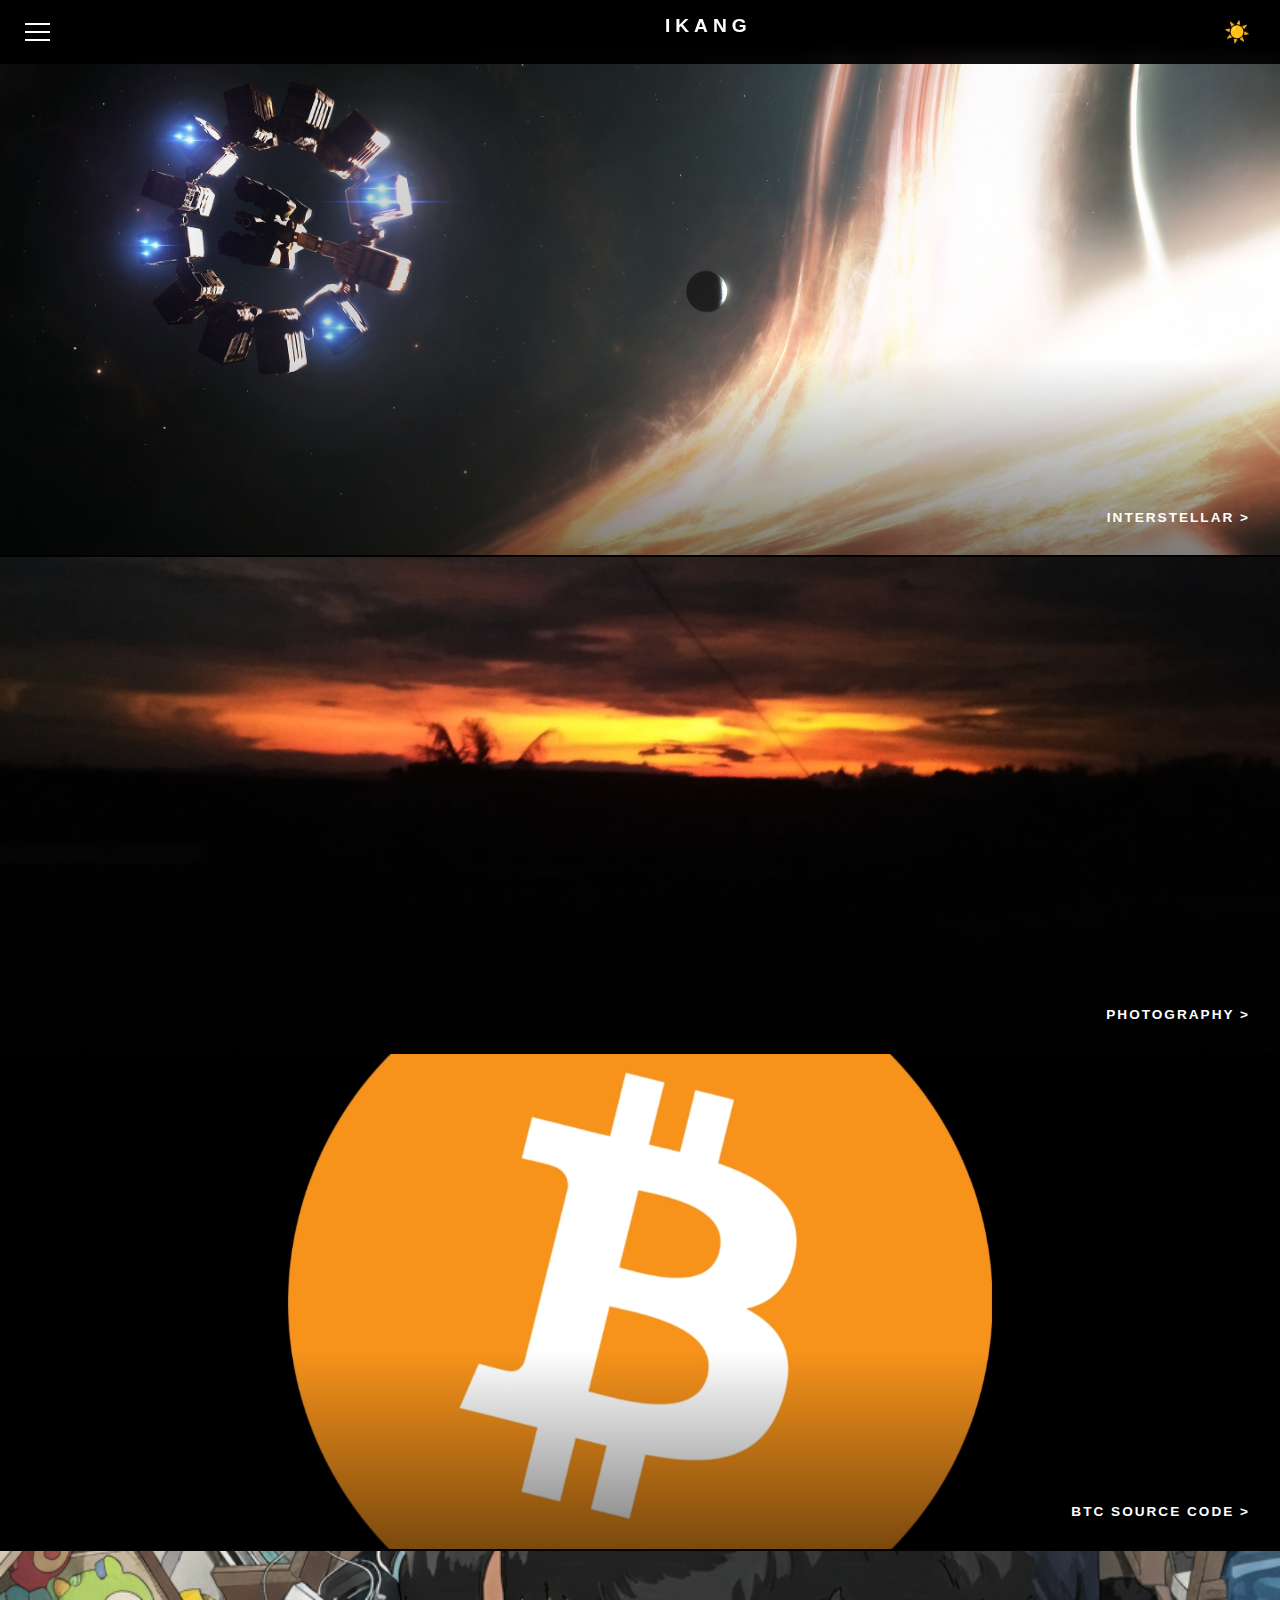
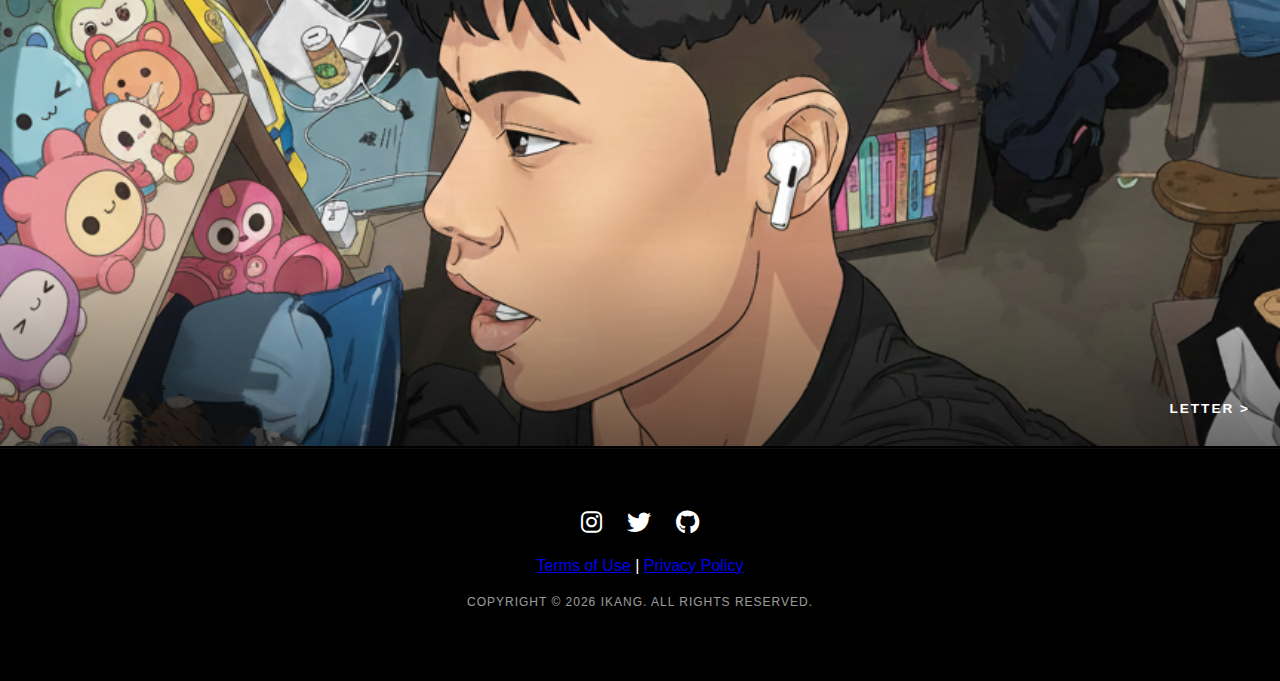
<file: index.html>
<!DOCTYPE html>
<html lang="en">
<head>
    <meta charset="UTF-8">
    <meta name="viewport" content="width=device-width, initial-scale=1.0">
    <title>ikang</title>
    <link rel="icon" href="favicon.png" type="image/x-icon">
    <link rel="stylesheet" href="style.css">
    <link rel="stylesheet" href="widescreen.css">
    <link rel="stylesheet" href="https://cdnjs.cloudflare.com/ajax/libs/font-awesome/6.0.0/css/all.min.css">
</head>
<body>

    <header>
        <div class="header-left">
            <div class="burger" id="burgerBtn">
                <span></span>
                <span></span>
                <span></span>
            </div>
        </div>
        
        <div class="header-center">
    <div class="header-center">
            <div class="site-title">IKANG</div>
        </div>


        <div class="header-right">
            <button class="theme-btn" id="themeToggle">
                <span id="themeIcon">☀️</span>
            </button>
        </div>
    </header>

    <nav class="nav-overlay" id="navMenu">
        <a href="index.html">Home</a>
        <a href="library.html">Library</a>
        <a href="projects.html">Projects</a>
        <a href="contact.html">Contact</a>
    </nav>

    <main>
        <section class="hero" style="background-image: url('x/0.png')">
           <a href="https://youtu.be/UDVtMYqUAyw?si=AZ57Y77y-cSnkccB" class="hero-link">
             <div class="label">Interstellar</div>             
           </a>
        </section>

        <section class="hero" style="background-image: url('x/x.png')">
           <a href="https://www.instagram.com/foksiby" class="hero-link">
             <div class="label">Photography</div>             
           </a>
        </section>
      
        <section class="hero" style="background-image: url('x/y.png')">
           <a href="https://github.com/bitcoin/bitcoin" class="hero-link">
             <div class="label">BTC Source Code</div>             
           </a>
        </section>
      
        <section class="hero" style="background-image: url('x/z.png')">
           <a href="letter.html" class="hero-link">
             <div class="label">Letter</div>             
           </a>
        </section>
    </main>
    

<footer>
    
    <div class="social-icons">
        <a href="https://www.instagram.com/ikangzi" aria-label="Instagram"><i class="fab fa-instagram"></i></a>
        <a href="https://www.x.com/ikangzi" aria-label="Twitter"><i class="fab fa-twitter"></i></a>
        <a href="https://www.github.com/ikangzi" aria-label="GitHub"><i class="fab fa-github"></i></a>
    </div>
    
    <a href="terms-of-use.html" target="self">Terms of Use</a>  |
    <a href="privacy-policy.html" target="self">Privacy Policy</a>
    </br>
    <p class="copyright">Copyright © 2026 IKANG. All Rights Reserved.</p>
    
</footer>

    <script src="script.js"></script>
</body>
</html>
</file>
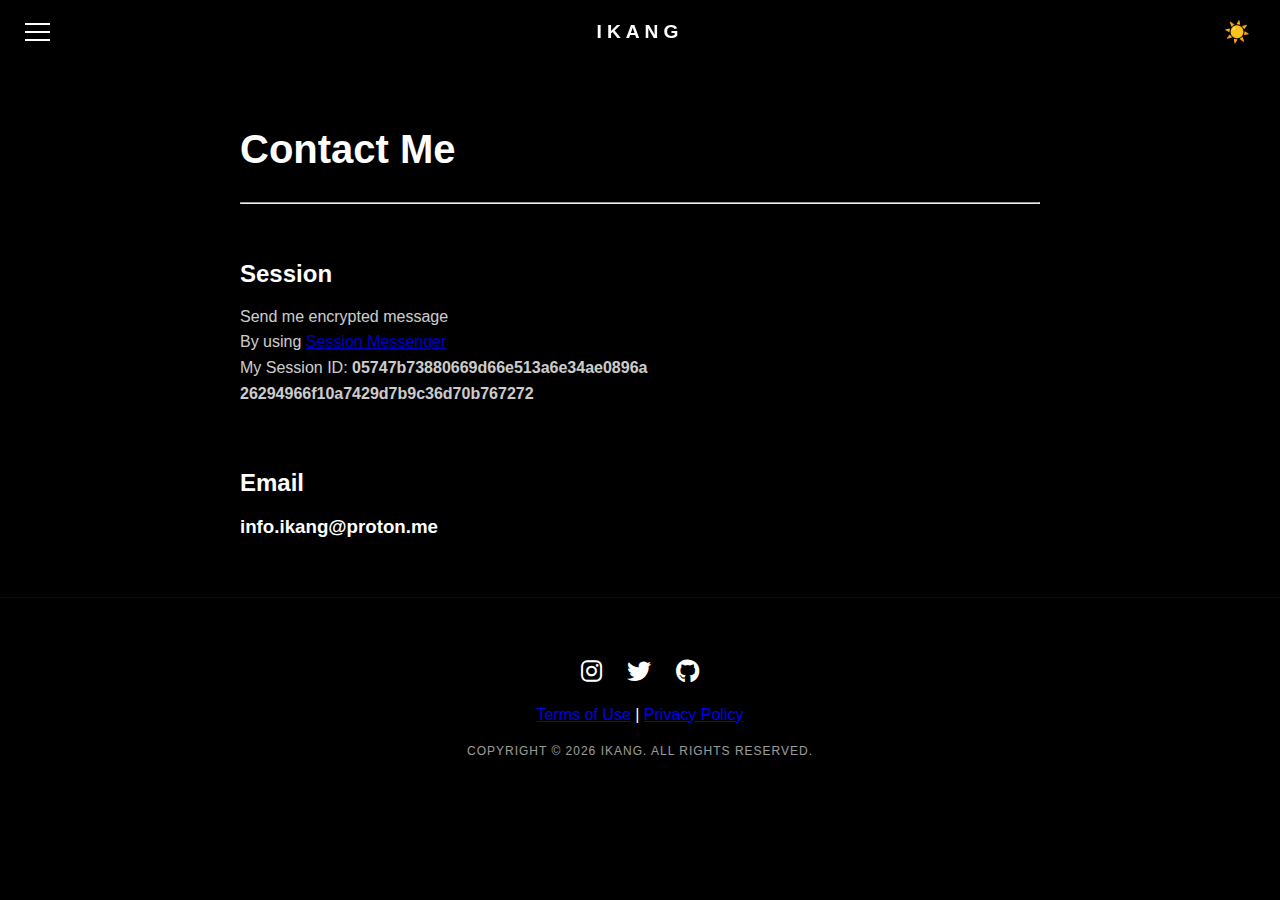
<file: contact.html>
<!DOCTYPE html>
<html lang="en">
<head>
    <meta charset="UTF-8">
    <meta name="viewport" content="width=device-width, initial-scale=1.0">
    <title>Contact</title>
    <link rel="icon" href="favicon.png" type="image/x-icon">
    <link rel="stylesheet" href="style.css">
    <link rel="stylesheet" href="https://cdnjs.cloudflare.com/ajax/libs/font-awesome/6.0.0/css/all.min.css">
</head>
<body>

    <header>
        <div class="header-left">
            <div class="burger" id="burgerBtn">
                <span></span>
                <span></span>
                <span></span>
            </div>
        </div>
        
        <div class="header-center">
            <div class="site-title">IKANG</div>
        </div>

        <div class="header-right">
            <button class="theme-btn" id="themeToggle">
                <span id="themeIcon">☀️</span>
            </button>
        </div>
    </header>

    <nav class="nav-overlay" id="navMenu">
        <a href="index.html">Home</a>
        <a href="library.html">Library</a>
        <a href="projects.html">Projects</a>
        <a href="contact.html">Contact</a>
    </nav>

    
    
    <main>
        <div class="content-container">
            <h1>Contact Me</h1>
            <hr><br>
        
            <h2>Session</h2>
            
            <p>Send me encrypted message
                <br>
            By using <a href="https://getsession.org/download">Session Messenger</a>
                <br>
            My Session ID: <strong>05747b73880669d66e513a6e34ae0896a<br>26294966f10a7429d7b9c36d70b767272</strong>
            </p>
            
            <br>
            
            <h2>Email</h2>
            <h3><strong>info.ikang@proton.me</strong></h3>
           

            
        
        </div>
        
    </main>

<footer>
    
    <div class="social-icons">
        <a href="https://www.instagram.com/ikangzi" aria-label="Instagram"><i class="fab fa-instagram"></i></a>
        <a href="https://www.x.com/ikangzi" aria-label="Twitter"><i class="fab fa-twitter"></i></a>
        <a href="https://www.github.com/ikangzi" aria-label="GitHub"><i class="fab fa-github"></i></a>
    </div>
    
    <a href="terms-of-use.html" target="self">Terms of Use</a>  |
    <a href="privacy-policy.html" target="self">Privacy Policy</a>
    </br>
    <p class="copyright">Copyright © 2026 IKANG. All Rights Reserved.</p>
    
</footer>

    <script src="script.js"></script>
</body>
</html>
</file>
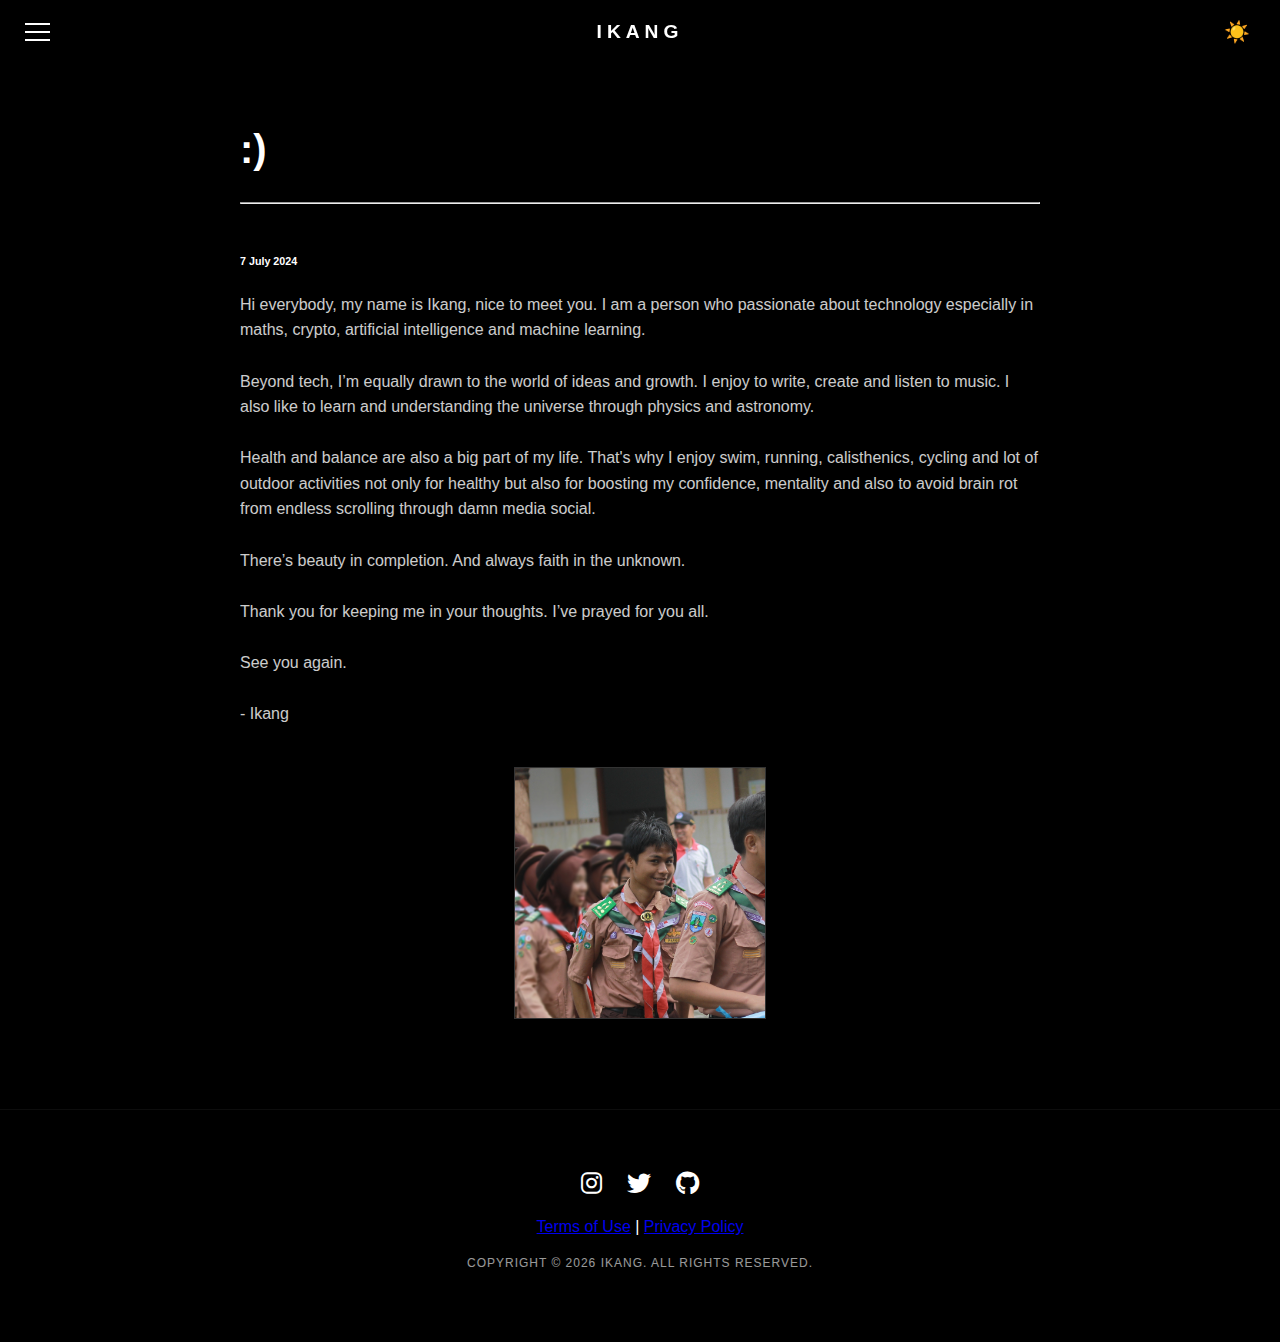
<file: letter.html>
<!DOCTYPE html>
<html lang="en">
<head>
    <meta charset="UTF-8">
    <meta name="viewport" content="width=device-width, initial-scale=1.0">
    <title>Library</title>
    <link rel="icon" href="favicon.png" type="image/x-icon">
    <link rel="stylesheet" href="style.css">
    <link rel="stylesheet" href="https://cdnjs.cloudflare.com/ajax/libs/font-awesome/6.0.0/css/all.min.css">
</head>
<body>

    <header>
        <div class="header-left">
            <div class="burger" id="burgerBtn">
                <span></span>
                <span></span>
                <span></span>
            </div>
        </div>
        
        <div class="header-center">
            <div class="site-title">IKANG</div>
        </div>

        <div class="header-right">
            <button class="theme-btn" id="themeToggle">
                <span id="themeIcon">☀️</span>
            </button>
        </div>
    </header>

    <nav class="nav-overlay" id="navMenu">
        <a href="index.html">Home</a>
        <a href="lib.html">Library</a>
        <a href="pro.html">Projects</a>
        <a href="contact.html">Contact</a>
    </nav>

    
    
    
    <main>
        <div class="content-container">
            <h1>:)</h1>
            <hr><br>

           
            <h6>7 July 2024</h6>
                <p>                
                    Hi everybody, my name is Ikang, nice to meet you. I am a person who passionate about technology especially in maths, crypto, artificial intelligence and machine learning.
                    <br><br>
                    Beyond tech, I’m equally drawn to the world of ideas and growth. I enjoy to write, create and listen to music. I also like to learn and understanding the universe through physics and astronomy.
                    <br><br>
                    Health and balance are also a big part of my life. That's why I enjoy swim, running, calisthenics, cycling and lot of outdoor activities not only for healthy but also for boosting my confidence, mentality and also to avoid brain rot from endless scrolling through damn media social.
                    <br><br>
                    There’s beauty in completion. And always faith in the unknown.
                    <br><br>
                    Thank you for keeping me in your thoughts. I’ve prayed for you all.
                    <br><br>
                    See you again.
                    <br><br>
                    - Ikang
                    <br><br>
                </p>
            
            
            <div class="image-wrapper">
            <img src="y/ikang.png" alt="Ikang">
        </div>
                       
        </div>
    </main>

<footer>
    
    <div class="social-icons">
        <a href="https://www.instagram.com/ikangzi" aria-label="Instagram"><i class="fab fa-instagram"></i></a>
        <a href="https://www.x.com/ikangzi" aria-label="Twitter"><i class="fab fa-twitter"></i></a>
        <a href="https://www.github.com/ikangzi" aria-label="GitHub"><i class="fab fa-github"></i></a>
    </div>
    
    <a href="terms-of-use.html" target="self">Terms of Use</a>  |
    <a href="privacy-policy.html" target="self">Privacy Policy</a>
    </br>
    <p class="copyright">Copyright © 2026 IKANG. All Rights Reserved.</p>
    
</footer>

    <script src="script.js"></script>
</body>
</html>
</file>
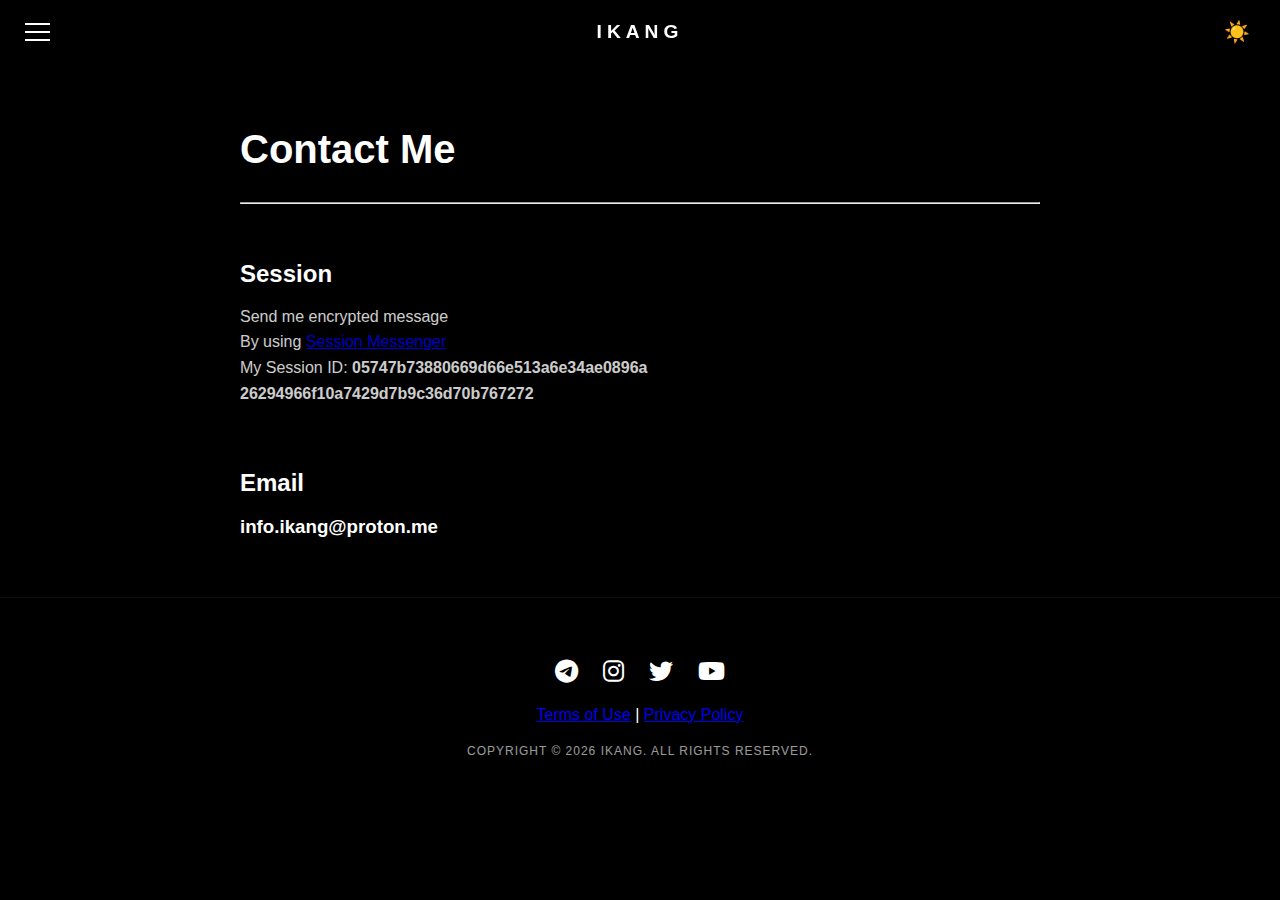
<file: lib.html>
<!DOCTYPE html>
<html lang="en">
<head>
    <meta charset="UTF-8">
    <meta name="viewport" content="width=device-width, initial-scale=1.0">
    <title>Library</title>
    <link rel="icon" href="favicon.png" type="image/x-icon">
    <link rel="stylesheet" href="style.css">
    <link rel="stylesheet" href="https://cdnjs.cloudflare.com/ajax/libs/font-awesome/6.0.0/css/all.min.css">
</head>
<body>

    <header>
        <div class="header-left">
            <div class="burger" id="burgerBtn">
                <span></span>
                <span></span>
                <span></span>
            </div>
        </div>
        
        <div class="header-center">
            <div class="site-title">IKANG</div>
        </div>

        <div class="header-right">
            <button class="theme-btn" id="themeToggle">
                <span id="themeIcon">☀️</span>
            </button>
        </div>
    </header>

    <nav class="nav-overlay" id="navMenu">
        <a href="index.html">Home</a>
        <a href="lib.html">Library</a>
        <a href="pro.html">Projects</a>
        <a href="contact.html">Contact</a>
    </nav>

    
    
    <main>
        <div class="content-container">
            <h1>Contact Me</h1>
            <hr><br>
        
            <h2>Session</h2>
            
            <p>Send me encrypted message
                <br>
            By using <a href="https://getsession.org/download">Session Messenger</a>
                <br>
            My Session ID: <strong>05747b73880669d66e513a6e34ae0896a<br>26294966f10a7429d7b9c36d70b767272</strong>
            </p>
            
            <br>
            
            <h2>Email</h2>
            <h3><strong>info.ikang@proton.me</strong></h3>
           

            
        
        </div>
        
    </main>

    <footer>
        <div class="social-icons">
            <a href="https://www.t.me/ikangzi" aria-label="Telegram"><i class="fab fa-telegram"></i></a>
            <a href="https://www.instagram.com/ikangzi" aria-label="Instagram"><i class="fab fa-instagram"></i></a>
            <a href="https://www.x.com/ikangfauzzi" aria-label="Twitter"><i class="fab fa-twitter"></i></a>
            <a href="https://www.youtube.com/@ikangfauzzi" aria-label="YouTube"><i class="fab fa-youtube"></i></a>   
        </div>
        <p>
            <a href="terms-of-use.html">Terms of Use</a> | 
            <a href="privacy-policy.html">Privacy Policy</a>
        </p>
        <p class="copyright">Copyright © 2026 IKANG. All Rights Reserved.</p>
    </footer>

    <script src="script.js"></script>
</body>
</html>
</file>
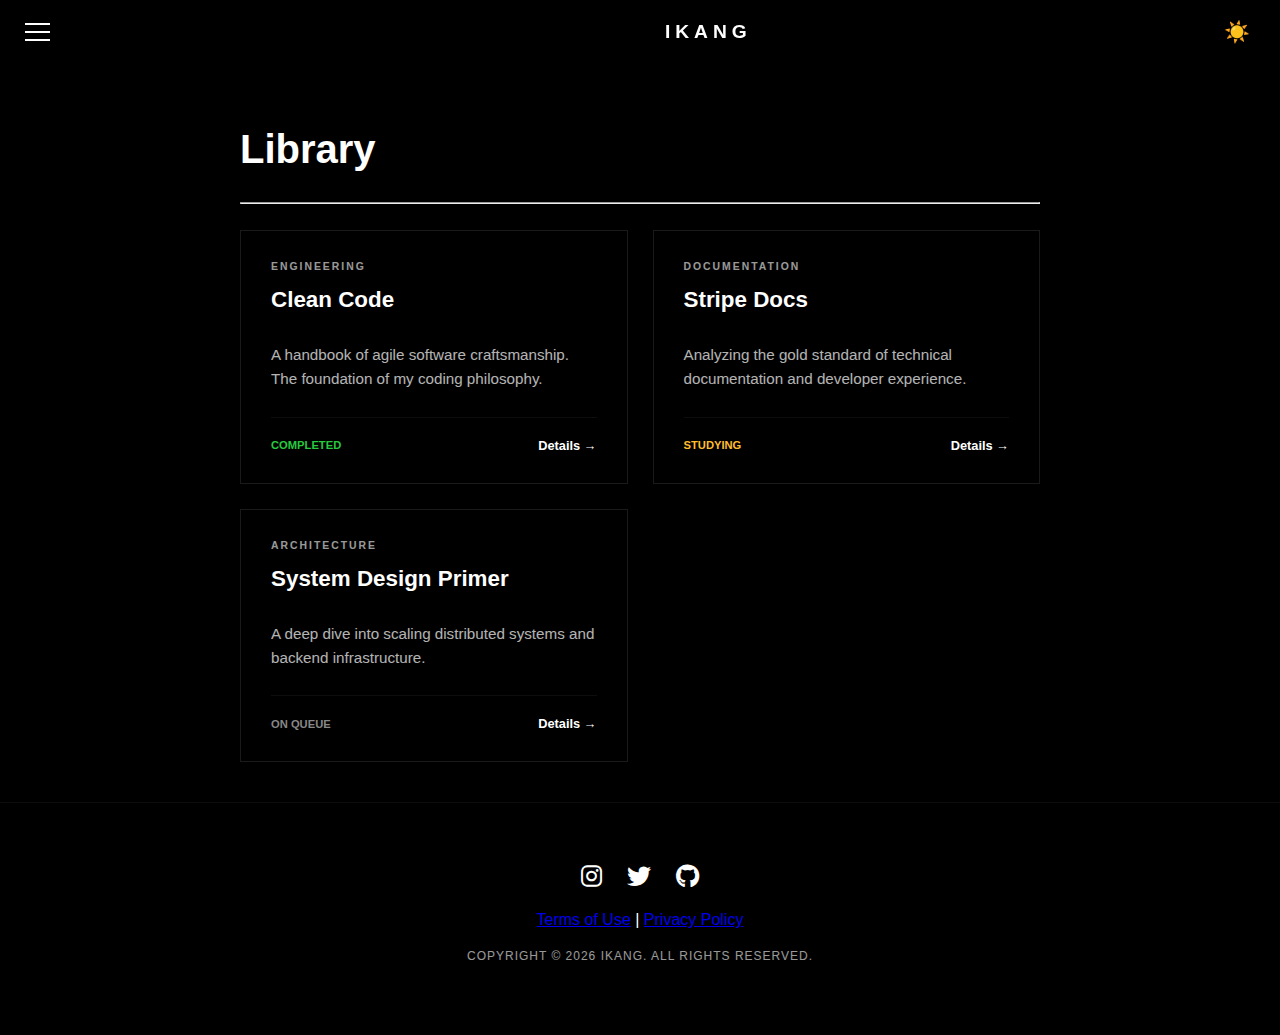
<file: library.html>
<!DOCTYPE html>
<html lang="en">
<head>
    <meta charset="UTF-8">
    <meta name="viewport" content="width=device-width, initial-scale=1.0">
    <title>ikang</title>
    <link rel="icon" href="favicon.png" type="image/x-icon">
    <link rel="stylesheet" href="styles/style.css">
    <link rel="stylesheet" href="styles/widescreen.css">
    <link rel="stylesheet" href="https://cdnjs.cloudflare.com/ajax/libs/font-awesome/6.0.0/css/all.min.css">
</head>
<body>

    <header>
        <div class="header-left">
            <div class="burger" id="burgerBtn">
                <span></span>
                <span></span>
                <span></span>
            </div>
        </div>
        
        <div class="header-center">
    <div class="header-center">
            <div class="site-title">IKANG</div>
        </div>


        <div class="header-right">
            <button class="theme-btn" id="themeToggle">
                <span id="themeIcon">☀️</span>
            </button>
        </div>
    </header>

    <nav class="nav-overlay" id="navMenu">
        <a href="index.html">Home</a>
        <a href="library.html">Library</a>
        <a href="projects.html">Projects</a>
        <a href="contact.html">Contact</a>
    </nav>

    <main>
        <div class="content-container">
            <h1>Library</h1>
            <hr><br>


    <div class="library-grid">
        <div class="library-card">
            <div class="card-tag">Engineering</div>
            <h3>Clean Code</h3>
            <p>A handbook of agile software craftsmanship. The foundation of my coding philosophy.</p>
            <div class="card-footer">
                <span class="status completed">Completed</span>
                <a href="https://m.youtube.com/@jomatech" class="view-btn">Details →</a>
            </div>
        </div>

        <div class="library-card">
            <div class="card-tag">Documentation</div>
            <h3>Stripe Docs</h3>
            <p>Analyzing the gold standard of technical documentation and developer experience.</p>
            <div class="card-footer">
                <span class="status active">Studying</span>
                <a href="https://www.oracle.com" class="view-btn">Details →</a>
            </div>
        </div>

        <div class="library-card">
            <div class="card-tag">Architecture</div>
            <h3>System Design Primer</h3>
            <p>A deep dive into scaling distributed systems and backend infrastructure.</p>
            <div class="card-footer">
                <span class="status wishlist">On Queue</span>
                <a href="https://www.gemini.google" class="view-btn">Details →</a>
            </div>
        </div>
    </div>
</section>
        
    </main>
    

<footer>
    
    <div class="social-icons">
        <a href="https://www.instagram.com/ikangzi" aria-label="Instagram"><i class="fab fa-instagram"></i></a>
        <a href="https://www.x.com/ikangzi" aria-label="Twitter"><i class="fab fa-twitter"></i></a>
        <a href="https://www.github.com/ikangzi" aria-label="GitHub"><i class="fab fa-github"></i></a>
    </div>
    
    <a href="terms-of-use.html" target="self">Terms of Use</a>  |
    <a href="privacy-policy.html" target="self">Privacy Policy</a>
    </br>
    <p class="copyright">Copyright © 2026 IKANG. All Rights Reserved.</p>
    
</footer>

    <script src="script.js"></script>
</body>
</html>
</file>
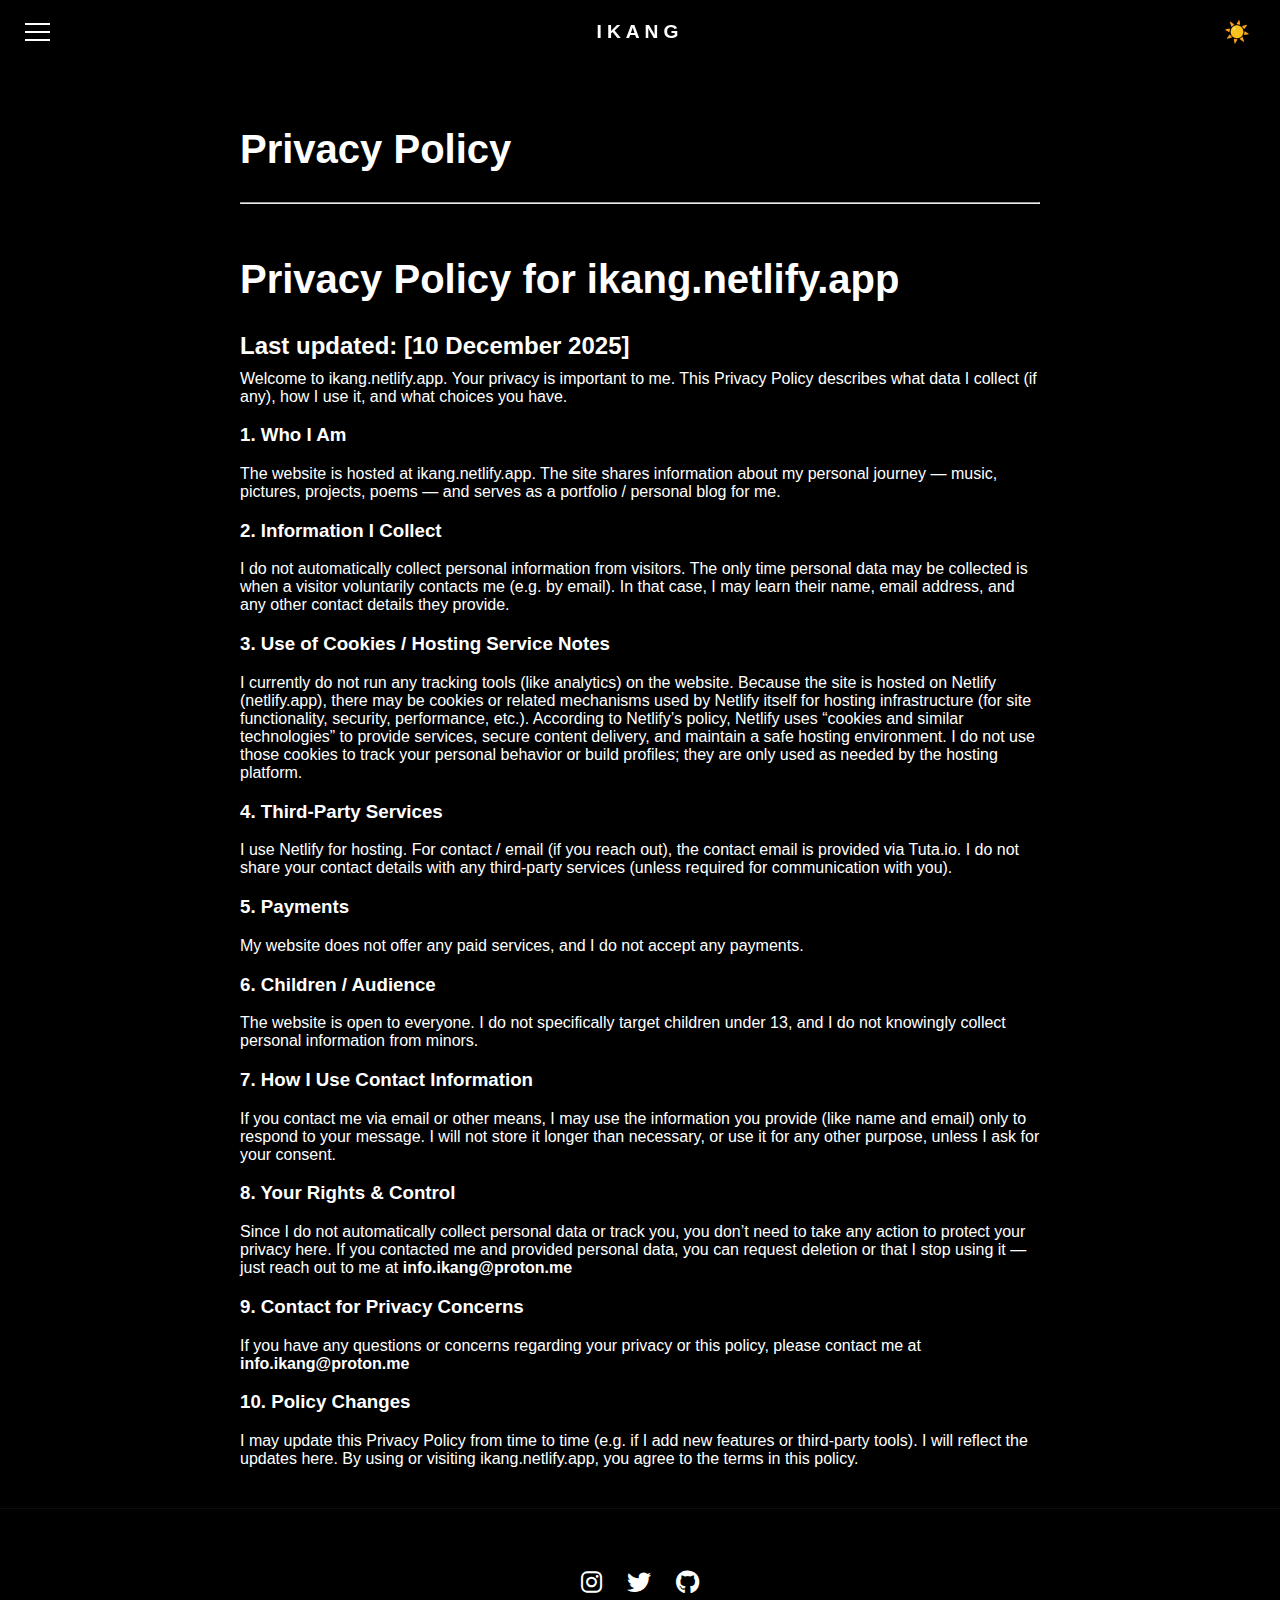
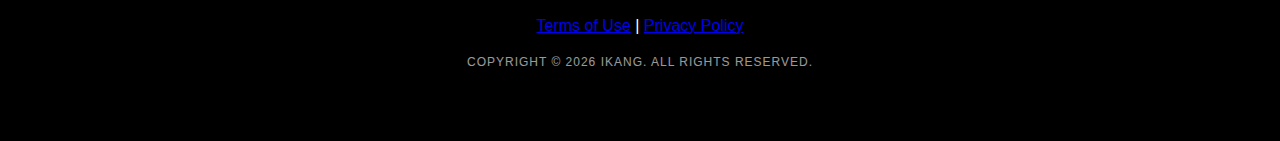
<file: privacy-policy.html>
<!DOCTYPE html>
<html lang="en">
<head>
    <meta charset="UTF-8">
    <meta name="viewport" content="width=device-width, initial-scale=1.0">
    <title>Privacy Policy</title>
    <link rel="icon" href="favicon.png" type="image/x-icon">
    <link rel="stylesheet" href="style.css">
    <link rel="stylesheet" href="https://cdnjs.cloudflare.com/ajax/libs/font-awesome/6.0.0/css/all.min.css">
</head>
<body>

    <header>
        <div class="header-left">
            <div class="burger" id="burgerBtn">
                <span></span>
                <span></span>
                <span></span>
            </div>
        </div>
        
        <div class="header-center">
            <div class="site-title">IKANG</div>
        </div>

        <div class="header-right">
            <button class="theme-btn" id="themeToggle">
                <span id="themeIcon">☀️</span>
            </button>
        </div>
    </header>

    <nav class="nav-overlay" id="navMenu">
        <a href="index.html">Home</a>
        <a href="library.html">Library</a>
        <a href="projects.html">Projects</a>
        <a href="contact.html">Contact</a>
    </nav>

    
    
    <main>
        <div class="content-container">
            <h1>Privacy Policy</h1>
            <hr><br>
  <h1>
    Privacy Policy for ikang.netlify.app
  </h1>
  
  <h2>
    Last updated:  [10 December 2025]
  </h2>
 
    Welcome to ikang.netlify.app. Your privacy is important to me. This Privacy Policy describes what data I collect (if any), how I use it, and what choices you have.

  <br>
  
  <h3>
    1. Who I Am
  </h3>
The website is hosted at ikang.netlify.app. The site shares information about my personal journey — music, pictures, projects, poems — and serves as a portfolio / personal blog for me.

  <h3>
    2. Information I Collect
  </h3>
I do not automatically collect personal information from visitors.
The only time personal data may be collected is when a visitor voluntarily contacts me (e.g. by email). In that case, I may learn their name, email address, and any other contact details they provide.

  
  <h3>
    3. Use of Cookies / Hosting Service Notes
  </h3>
I currently do not run any tracking tools (like analytics) on the website.
Because the site is hosted on Netlify (netlify.app), there may be cookies or related mechanisms used by Netlify itself for hosting infrastructure (for site functionality, security, performance, etc.). According to Netlify’s policy, Netlify uses “cookies and similar technologies” to provide services, secure content delivery, and maintain a safe hosting environment. 
I do not use those cookies to track your personal behavior or build profiles; they are only used as needed by the hosting platform.


  <h3>
    4. Third-Party Services
  </h3>
I use Netlify for hosting.
For contact / email (if you reach out), the contact email is provided via Tuta.io.
I do not share your contact details with any third-party services (unless required for communication with you).

  
  <h3>
    5. Payments
  </h3>
My website does not offer any paid services, and I do not accept any payments.

  
  <h3>
    6. Children / Audience
  </h3>
The website is open to everyone. I do not specifically target children under 13, and I do not knowingly collect personal information from minors.

  
  <h3>
   7. How I Use Contact Information
  </h3>
If you contact me via email or other means, I may use the information you provide (like name and email) only to respond to your message. I will not store it longer than necessary, or use it for any other purpose, unless I ask for your consent.

  
  <h3>
    8. Your Rights & Control
  </h3>
Since I do not automatically collect personal data or track you, you don’t need to take any action to protect your privacy here.
If you contacted me and provided personal data, you can request deletion or that I stop using it — just reach out to me at
            <strong>info.ikang@proton.me</strong>            

  
  <h3>
    9. Contact for Privacy Concerns
  </h3>
If you have any questions or concerns regarding your privacy or this policy, please contact me at 
            <strong>info.ikang@proton.me</strong>

  
  <h3>
    10. Policy Changes
  </h3>
I may update this Privacy Policy from time to time (e.g. if I add new features or third-party tools). I will reflect the updates here. By using or visiting ikang.netlify.app, you agree to the terms in this policy.
  
        </div>
        
    </main>

<footer>
    
    <div class="social-icons">
        <a href="https://www.instagram.com/ikangzi" aria-label="Instagram"><i class="fab fa-instagram"></i></a>
        <a href="https://www.x.com/ikangzi" aria-label="Twitter"><i class="fab fa-twitter"></i></a>
        <a href="https://www.github.com/ikangzi" aria-label="GitHub"><i class="fab fa-github"></i></a>
    </div>
    
    <a href="terms-of-use.html" target="self">Terms of Use</a>  |
    <a href="privacy-policy.html" target="self">Privacy Policy</a>
    </br>
    <p class="copyright">Copyright © 2026 IKANG. All Rights Reserved.</p>
    
</footer>

    <script src="script.js"></script>
</body>
</html>
</file>
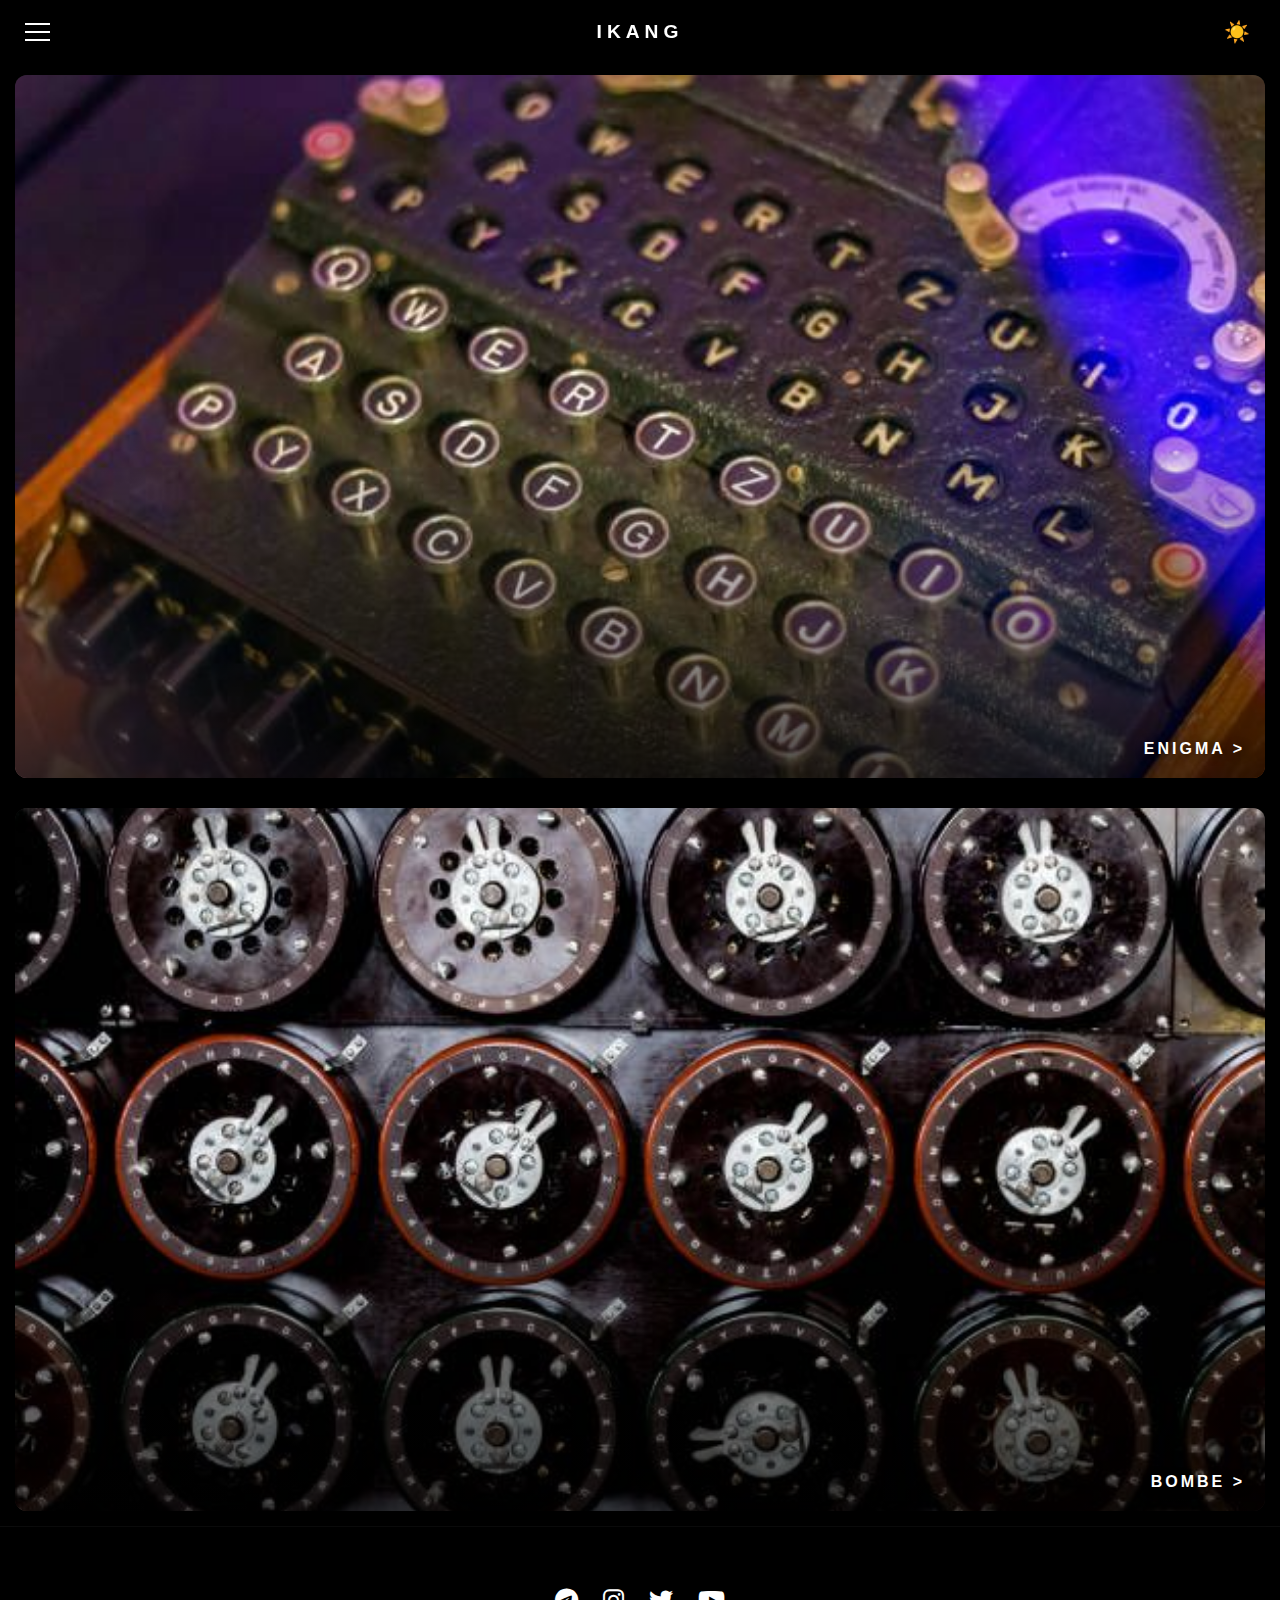
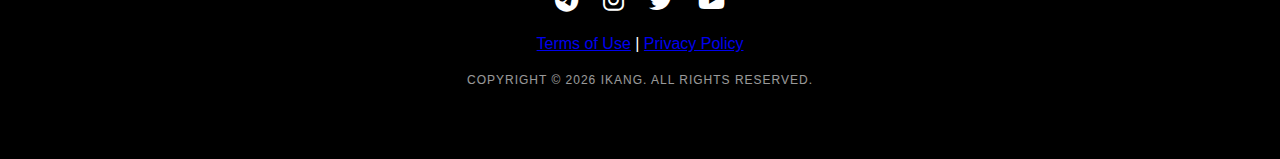
<file: pro.html>
<!DOCTYPE html>
<html lang="en">
<head>
    <meta charset="UTF-8">
    <meta name="viewport" content="width=device-width, initial-scale=1.0">
    <link rel="stylesheet" href="widescreen.css">
    <meta name="viewport" content="width=device-width, initial-scale=1.0">
    <title>Projects</title>
    <link rel="icon" href="favicon.png" type="image/x-icon">
    <link rel="stylesheet" href="style.css">
    <link rel="stylesheet" href="https://cdnjs.cloudflare.com/ajax/libs/font-awesome/6.0.0/css/all.min.css">
</head>
<body>

    <header>
        <div class="header-left">
            <div class="burger" id="burgerBtn">
                <span></span>
                <span></span>
                <span></span>
            </div>
        </div>
        
        <div class="header-center">
            <div class="site-title">IKANG</div>
        </div>

        <div class="header-right">
            <button class="theme-btn" id="themeToggle">
                <span id="themeIcon">☀️</span>
            </button>
        </div>
    </header>

    <nav class="nav-overlay" id="navMenu">
        <a href="index.html">Home</a>
        <a href="lib.html">Library</a>
        <a href="pro.html">Projects</a>
        <a href="contact.html">Contact</a>
    </nav>

    <main>
        
 <div class="widescreen-banner">
    <div class="banner-inner">
        <a href="pro/enigma.html" class="banner-link">
            <img src="pro/enigma.jpg" alt="Cinematic View" class="banner-img">
            <div class="banner-overlay">
                <span class="banner-text">ENIGMA ></span>
            </div>
        </a>
    </div>
</div>
        
  <div class="widescreen-banner">
    <div class="banner-inner">
        <a href="pro/bombe.html" class="banner-link">
            <img src="pro/bombe.jpg" alt="Cinematic View" class="banner-img">
            <div class="banner-overlay">
                <span class="banner-text">BOMBE ></span>
            </div>
        </a>
    </div>
</div>       
        
        
  
        
        
    </main>
<footer>
    
    <div class="social-icons">
        <a href="https://www.t.me/ikangzi" aria-label="Telegram"><i class="fab fa-telegram"></i></a>
        <a href="https://www.instagram.com/ikangzi" aria-label="Instagram"><i class="fab fa-instagram"></i></a>
        <a href="https://www.x.com/ikangfauzzi" aria-label="Twitter"><i class="fab fa-twitter"></i></a>
        <a href="https://www.youtube.com/@ikangfauzzi" aria-label="YouTube"><i class="fab fa-youtube"></i></a>   
    </div>
    
    <a href="terms-of-use.html" target="self">Terms of Use</a>  |
    <a href="privacy-policy.html" target="self">Privacy Policy</a>
    </br>
    <p class="copyright">Copyright © 2026 IKANG. All Rights Reserved.</p>
    
</footer>

    <script src="script.js"></script>
</body>
</html>
</file>
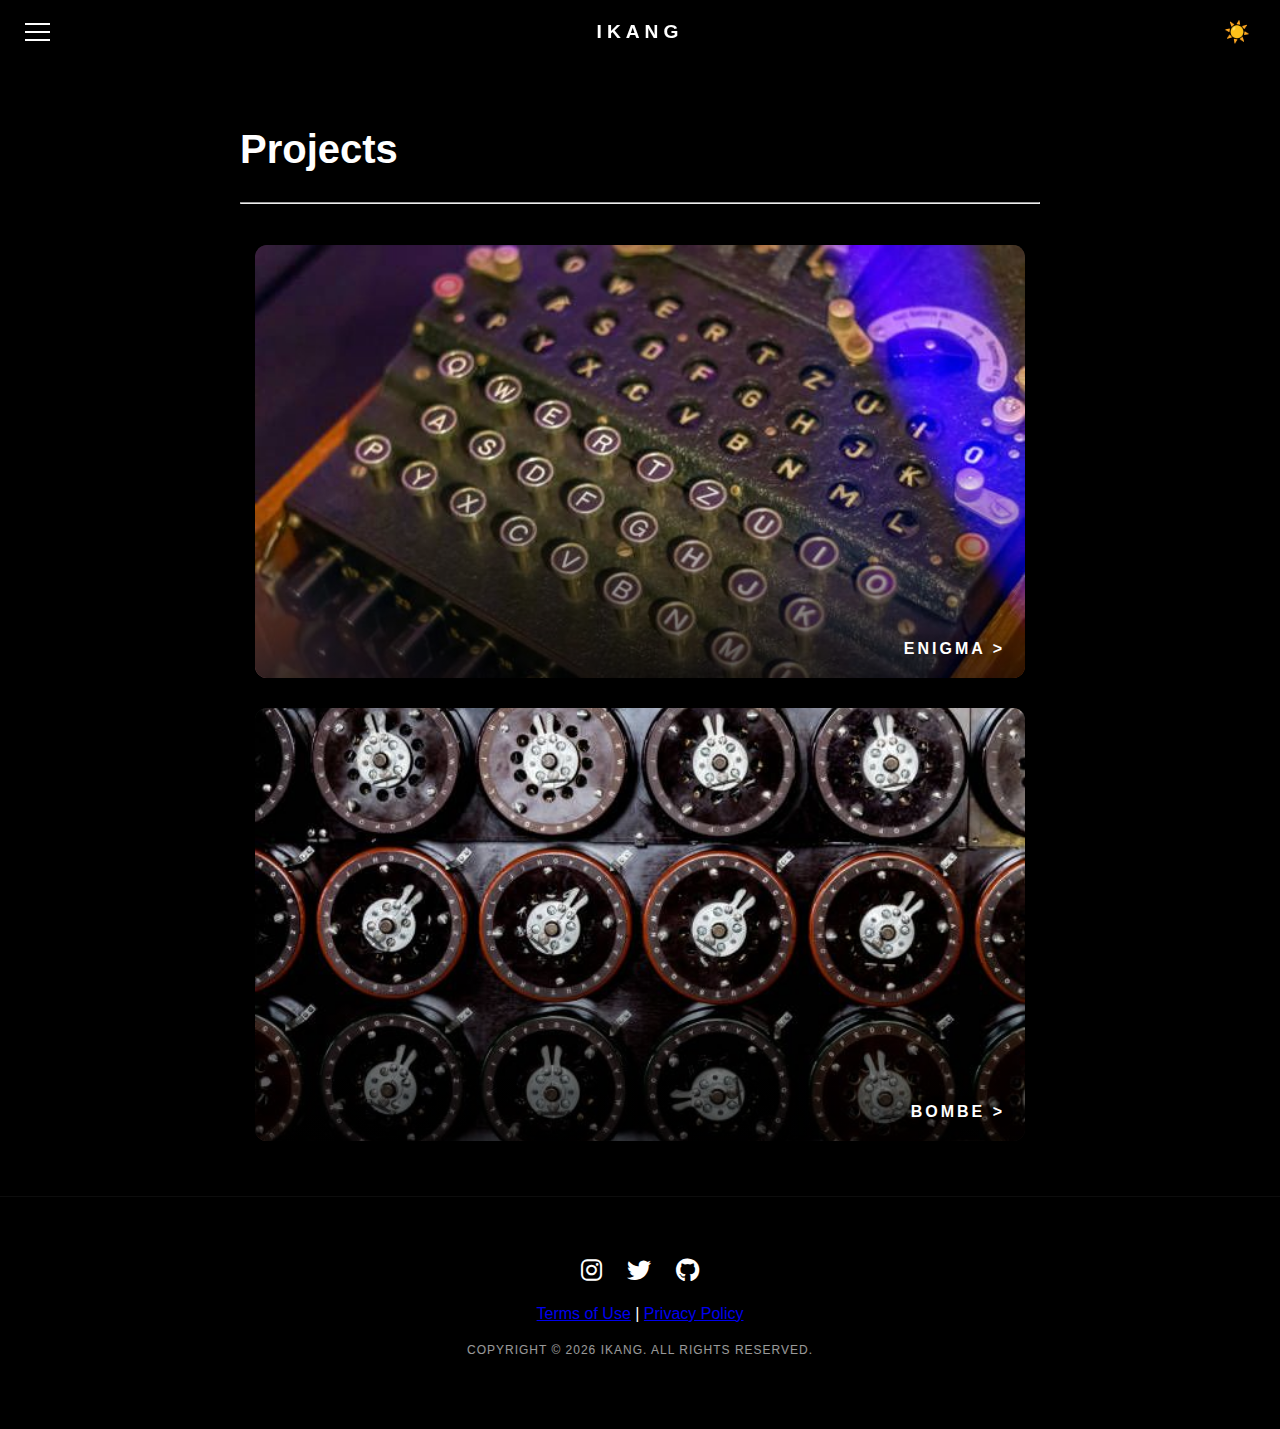
<file: projects.html>
<!DOCTYPE html>
<html lang="en">
<head>
    <meta charset="UTF-8">
    <meta name="viewport" content="width=device-width, initial-scale=1.0">
    <link rel="stylesheet" href="widescreen.css">
    <meta name="viewport" content="width=device-width, initial-scale=1.0">
    <title>Projects</title>
    <link rel="icon" href="favicon.png" type="image/x-icon">
    <link rel="stylesheet" href="styles/style.css">
    <link rel="stylesheet" href="https://cdnjs.cloudflare.com/ajax/libs/font-awesome/6.0.0/css/all.min.css">
</head>
<body>

    <header>
        <div class="header-left">
            <div class="burger" id="burgerBtn">
                <span></span>
                <span></span>
                <span></span>
            </div>
        </div>
        
        <div class="header-center">
            <div class="site-title">IKANG</div>
        </div>

        <div class="header-right">
            <button class="theme-btn" id="themeToggle">
                <span id="themeIcon">☀️</span>
            </button>
        </div>
    </header>

    <nav class="nav-overlay" id="navMenu">
        <a href="index.html">Home</a>
        <a href="library.html">Library</a>
        <a href="projects.html">Projects</a>
        <a href="contact.html">Contact</a>
    </nav>

    <main>
        
<div class="content-container">
        <h1>Projects</h1>
            <hr>
            <br>

 <div class="widescreen-banner">
    <div class="banner-inner">
        <a href="pro/enigma.html" class="banner-link">
            <img src="pro/enigma.jpg" alt="Cinematic View" class="banner-img">
            <div class="banner-overlay">
                <span class="banner-text">ENIGMA ></span>
            </div>
        </a>
    </div>
</div>
        
  <div class="widescreen-banner">
    <div class="banner-inner">
        <a href="pro/bombe.html" class="banner-link">
            <img src="pro/bombe.jpg" alt="Cinematic View" class="banner-img">
            <div class="banner-overlay">
                <span class="banner-text">BOMBE ></span>
            </div>
        </a>
    </div>
</div>       
        
</div>
  
    </main>
    
<footer>
    
    <div class="social-icons">
        <a href="https://www.instagram.com/ikangzi" target="_blank" aria-label="Instagram"><i class="fab fa-instagram"></i></a>
        <a href="https://www.x.com/ikangzi" target="_blank" aria-label="Twitter"><i class="fab fa-twitter"></i></a>
        <a href="https://www.github.com/ikangzi" target="_blank" aria-label="GitHub"><i class="fab fa-github"></i></a>
    </div>
    
    <a href="terms-of-use.html" target="self">Terms of Use</a>  |
    <a href="privacy-policy.html" target="self">Privacy Policy</a>
    </br>
    <p class="copyright">Copyright © 2026 IKANG. All Rights Reserved.</p>
    
</footer>

    <script src="script.js"></script>
</body>
</html>
</file>
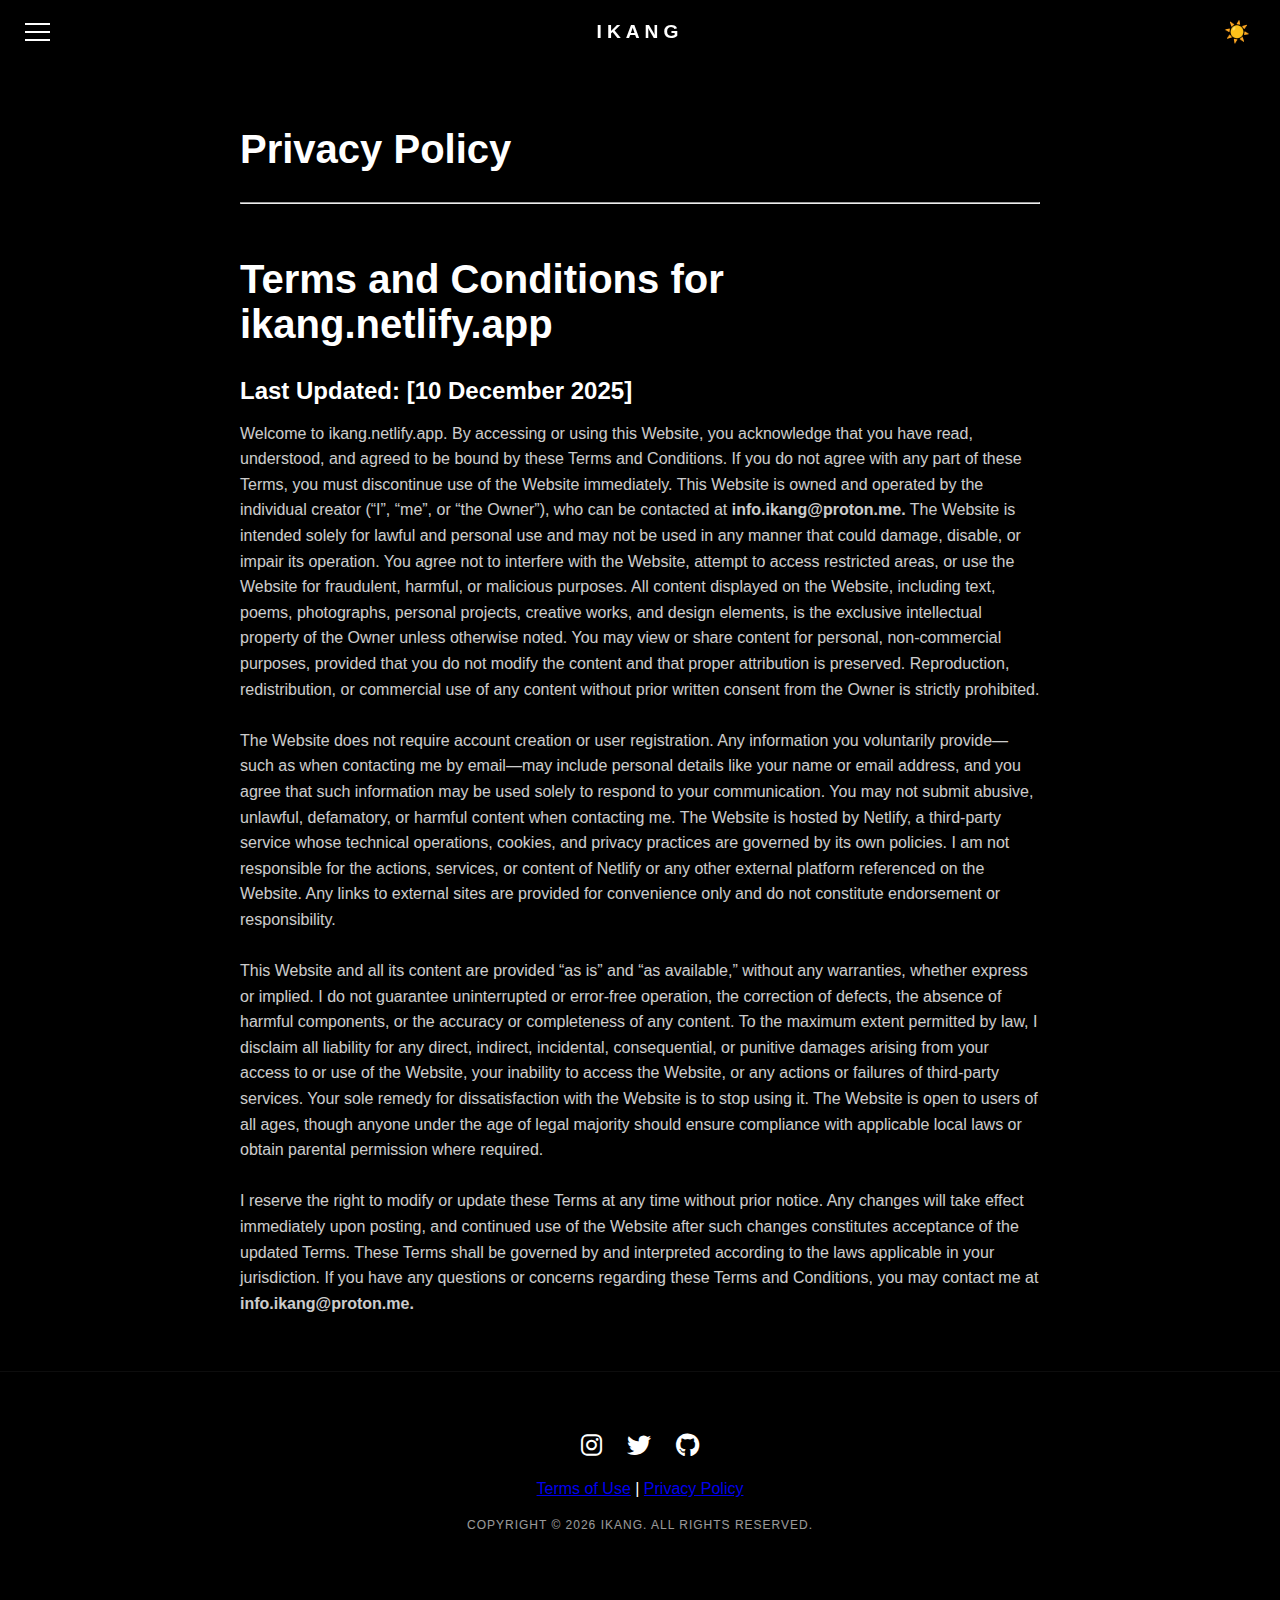
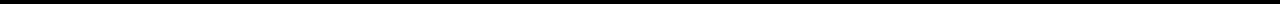
<file: terms-of-use.html>
<!DOCTYPE html>
<html lang="en">
<head>
    <meta charset="UTF-8">
    <meta name="viewport" content="width=device-width, initial-scale=1.0">
    <title>Terms of Use</title>
    <link rel="icon" href="favicon.png" type="image/x-icon">
    <link rel="stylesheet" href="style.css">
    <link rel="stylesheet" href="https://cdnjs.cloudflare.com/ajax/libs/font-awesome/6.0.0/css/all.min.css">
</head>
<body>

    <header>
        <div class="header-left">
            <div class="burger" id="burgerBtn">
                <span></span>
                <span></span>
                <span></span>
            </div>
        </div>
        
        <div class="header-center">
            <div class="site-title">IKANG</div>
        </div>

        <div class="header-right">
            <button class="theme-btn" id="themeToggle">
                <span id="themeIcon">☀️</span>
            </button>
        </div>
    </header>

    <nav class="nav-overlay" id="navMenu">
        <a href="index.html">Home</a>
        <a href="lib.html">Library</a>
        <a href="pro.html">Projects</a>
        <a href="contact.html">Contact</a>
    </nav>

    
    
    <main>
        <div class="content-container">
            <h1>Privacy Policy</h1>
            <hr><br>

 <h1>
    Terms and Conditions for ikang.netlify.app
  </h1>
  
  <h2>
    Last Updated: [10 December 2025]
  </h2>

          <p>
Welcome to ikang.netlify.app. By accessing or using this Website, you acknowledge that you have read, understood, and agreed to be bound by these Terms and Conditions. If you do not agree with any part of these Terms, you must discontinue use of the Website immediately. This Website is owned and operated by the individual creator (“I”, “me”, or “the Owner”), who can be contacted at
          <strong>info.ikang@proton.me.</strong>
The Website is intended solely for lawful and personal use and may not be used in any manner that could damage, disable, or impair its operation. You agree not to interfere with the Website, attempt to access restricted areas, or use the Website for fraudulent, harmful, or malicious purposes. All content displayed on the Website, including text, poems, photographs, personal projects, creative works, and design elements, is the exclusive intellectual property of the Owner unless otherwise noted. You may view or share content for personal, non-commercial purposes, provided that you do not modify the content and that proper attribution is preserved. Reproduction, redistribution, or commercial use of any content without prior written consent from the Owner is strictly prohibited.
  <br>
  <br>
The Website does not require account creation or user registration. Any information you voluntarily provide—such as when contacting me by email—may include personal details like your name or email address, and you agree that such information may be used solely to respond to your communication. You may not submit abusive, unlawful, defamatory, or harmful content when contacting me. The Website is hosted by Netlify, a third-party service whose technical operations, cookies, and privacy practices are governed by its own policies. I am not responsible for the actions, services, or content of Netlify or any other external platform referenced on the Website. Any links to external sites are provided for convenience only and do not constitute endorsement or responsibility.
  <br>
  <br>
This Website and all its content are provided “as is” and “as available,” without any warranties, whether express or implied. I do not guarantee uninterrupted or error-free operation, the correction of defects, the absence of harmful components, or the accuracy or completeness of any content. To the maximum extent permitted by law, I disclaim all liability for any direct, indirect, incidental, consequential, or punitive damages arising from your access to or use of the Website, your inability to access the Website, or any actions or failures of third-party services. Your sole remedy for dissatisfaction with the Website is to stop using it. The Website is open to users of all ages, though anyone under the age of legal majority should ensure compliance with applicable local laws or obtain parental permission where required.
  <br>
  <br>
I reserve the right to modify or update these Terms at any time without prior notice. Any changes will take effect immediately upon posting, and continued use of the Website after such changes constitutes acceptance of the updated Terms. These Terms shall be governed by and interpreted according to the laws applicable in your jurisdiction. If you have any questions or concerns regarding these Terms and Conditions, you may contact me at
          <strong>info.ikang@proton.me.</strong>

            </p>
          
        </div>
    </main>

  
<footer>
    
    <div class="social-icons">
        <a href="https://www.instagram.com/ikangzi" aria-label="Instagram"><i class="fab fa-instagram"></i></a>
        <a href="https://www.x.com/ikangzi" aria-label="Twitter"><i class="fab fa-twitter"></i></a>
        <a href="https://www.github.com/ikangzi" aria-label="GitHub"><i class="fab fa-github"></i></a>
    </div>
    
    <a href="terms-of-use.html" target="self">Terms of Use</a>  |
    <a href="privacy-policy.html" target="self">Privacy Policy</a>
    </br>
    <p class="copyright">Copyright © 2026 IKANG. All Rights Reserved.</p>
    
</footer>

    <script src="script.js"></script>
</body>
</html>
</file>
<file: style.css>
:root {
    --bg-color: #000000;
    --text-color: #ffffff;
    --header-bg: rgba(0, 0, 0, 0.8);
    --overlay-bg: #000000;
}

[data-theme="light"] {
    --bg-color: #ffffff;
    --text-color: #000000;
    --header-bg: rgba(255, 255, 255, 0.8);
    --overlay-bg: #ffffff;
}

body {
    margin: 0;
    font-family: 'Inter', sans-serif;
    background-color: var(--bg-color);
    color: var(--text-color);
    transition: background 0.4s ease;
    overflow-x: hidden;
}

/* --- Centered Header Layout --- */
header {
    position: fixed;
    top: 0;
    width: 100%;
    display: flex;
    justify-content: space-between;
    align-items: center;
    padding: 15px 25px; /* Slightly tighter padding for mobile */
    z-index: 3000;
    box-sizing: border-box;
    background: var(--header-bg);
    backdrop-filter: blur(10px);
}

.header-left, .header-right {
    flex: 1; /* These take up equal space to push center to middle */
    display: flex;
    align-items: center;
}

.header-right {
    justify-content: flex-end;
}

.header-center {
    flex: 2; /* Gives the title more room */
    display: flex;
    justify-content: center;
}

.site-title {
    font-size: 1.2rem;
    letter-spacing: 5px;
    font-weight: 900;
    text-transform: uppercase;
    white-space: nowrap;
}

/* --- Burger & Icons --- */
.burger {
    width: 25px;
    height: 18px;
    cursor: pointer;
    display: flex;
    flex-direction: column;
    justify-content: space-between;
    z-index: 4000;
}

.burger span {
    display: block;
    height: 2px;
    width: 100%;
    background-color: var(--text-color);
    transition: all 0.3s ease-in-out;
}

.burger.active span:nth-child(1) { transform: translateY(8px) rotate(45deg); }
.burger.active span:nth-child(2) { opacity: 0; transform: translateX(-10px); }
.burger.active span:nth-child(3) { transform: translateY(-8px) rotate(-45deg); }

.theme-btn {
    background: none;
    border: none; /* Removed border for the icon-only look */
    color: var(--text-color);
    cursor: pointer;
    font-size: 1.3rem; /* Size for the emoji/icon */
    padding: 5px;
    display: flex;
    align-items: center;
}

/* --- Menu Overlay --- */
.nav-overlay {
    position: fixed;
    top: 0;
    left: 0;
    width: 100%;
    height: 100%;
    background: var(--overlay-bg);
    display: flex;
    flex-direction: column;
    justify-content: center;
    align-items: center;
    z-index: 2000;
    opacity: 0;
    visibility: hidden;
    transition: all 0.5s cubic-bezier(0.77, 0, 0.175, 1);
}

.nav-overlay.open {
    opacity: 1;
    visibility: visible;
}

.nav-overlay a {
    color: var(--text-color);
    text-decoration: none;
    font-size: 2.5rem;
    font-weight: 900;
    margin: 15px 0;
    text-transform: uppercase;
}

/* --- Content & Hero Sections --- */
main {
    padding-top: 60px; /* Space for the header */
}

.hero {
    height: 55vh; 
    min-height: 350px;
    width: 100%;
    position: relative;
    background-size: cover;
    background-position: center;
    margin-bottom: 2px;
    overflow: hidden;
    transition: filter 0.3s ease;
}

.hero:hover {
    filter: brightness(1.1);
}

.hero-link {
    display: flex;
    width: 100%;
    height: 100%;
    align-items: flex-end;
    justify-content: flex-end;
    text-decoration: none;
    color: inherit;
    position: relative;
    z-index: 10;
}

.hero::before {
    content: '';
    position: absolute;
    top: 0;
    left: 0;
    right: 0;
    bottom: 0;
    background: linear-gradient(to bottom, transparent 60%, rgba(0,0,0,0.5));
    z-index: 1;
}

.label {
    margin: 0 30px 30px 0;
    font-weight: 700;
    font-size: 0.85rem;
    text-transform: uppercase;
    letter-spacing: 2px;
    z-index: 2;
}

.label::after { content: " >"; }

footer {
    padding: 60px 20px;
    text-align: center;
    background-color: var(--bg-color);
    border-top: 1px solid rgba(128, 128, 128, 0.1);
    transition: background 0.4s ease;
}

.social-icons {
    display: flex;
    justify-content: center;
    gap: 25px;
    margin-bottom: 20px;
}

.social-icons a {
    color: var(--text-color);
    font-size: 1.5rem;
    text-decoration: none;
    transition: transform 0.3s ease, opacity 0.3s ease;
}

/* Hover effect for a "pop" feeling */
.social-icons a:hover {
    transform: translateY(-5px);
    opacity: 0.7;
}

.copyright {
    font-size: 0.75rem;
    letter-spacing: 1px;
    color: var(--text-color);
    opacity: 0.6;
    text-transform: uppercase;
    margin-top: 20px;
}
/* Extra styles just for this text-heavy page */
.content-container {
    max-width: 800px;
    margin: 0 auto;
    padding: 40px 20px;
}
.content-container h1 { font-size: 2.5rem; margin-bottom: 30px; }
.content-container h2 { font-size: 1.5rem; margin-top: 30px; margin-bottom: 10px; }
.content-container p { line-height: 1.6; opacity: 0.8; margin-bottom: 15px; }
.contact-link { color: #0071e3; text-decoration: none; }
.contact-link:hover { text-decoration: underline; }
}

.letter-container {
    max-width: 500px;
    width: 100%;
}

.signature {
    margin-top: 20px;
    margin-bottom: 40px;
}

/* Square Image Logic */
.image-wrapper {
    display: flex;
    justify-content: center; /* Centers the image horizontally */
    margin-bottom: 50px;
}

.image-wrapper img {
    width: 250px;           /* Set your desired size */
    height: 250px;          /* Keep height same as width for a square */
    object-fit: cover;      /* Crops the image to fit the square perfectly */
    border: 1px solid #333; /* Subtle border like the UI */
}

/* The horizontal line at the bottom */
.bottom-divider {
    border: 0;
    border-top: 1px solid #444;
    margin-top: 20px;
}
</file>
<file: widescreen.css>
/* Container for the 16:9 section */
.widescreen-banner {
    width: 100%;
    padding: 20px;
    display: flex;
    justify-content: center;
}

.banner-inner {
    width: 100%;
    max-width: 1000px; /* Limits width on desktop */
    position: relative;
    
    /* This creates the 16:9 ratio specifically for THIS box */
    aspect-ratio: 16 / 9;
    
    border-radius: 12px;
    overflow: hidden;
    box-shadow: 0 10px 30px rgba(0,0,0,0.5);
}

/* Specific styling for ONLY this image class */
.banner-img {
    width: 100%;
    height: 100%;
    
    /* object-fit: cover is vital! 
       It fills the 16:9 box without stretching the pixels */
    object-fit: cover; 
    
    display: block;
    transition: transform 0.5s ease;
}

/* Hover effect isolated to this class */
.banner-inner:hover .banner-img {
    transform: scale(1.05);
}

.banner-overlay {
    position: absolute;
    inset: 0;
    background: linear-gradient(transparent 60%, rgba(0,0,0,0.8));
    display: flex;
    align-items: flex-end;
    justify-content: flex-end;
    padding: 30px;
}

.banner-text {
    color: white;
    font-family: 'Arial', sans-serif;
    font-weight: bold;
    letter-spacing: 3px;
    font-size: clamp(1rem, 4vw, 1.5rem); /* Scales text size with screen */
    text-shadow: 2px 2px 10px rgba(0,0,0,0.5);
}

/* Ensure the link covers the entire 16:9 area */
.banner-link {
    display: block;
    width: 100%;
    height: 100%;
    text-decoration: none; /* Removes underline from text */
    color: inherit; /* Keeps text color white */
}

/* 1. Reset potential body overflow */
body {
    margin: 0;
    padding: 0;
    overflow-x: hidden; /* Prevents horizontal scrolling */
    width: 100%;
}

/* 2. The outer wrapper */
.widescreen-banner {
    width: 100%;
    max-width: 100vw; /* Ensures it never exceeds viewport width */
    padding: 15px;    /* Optional: adds a little gap from screen edges */
    display: flex;
    justify-content: center;
    box-sizing: border-box;
}

/* 3. The 16:9 container */
.banner-inner {
    width: 100%;      /* Fill the available space of the wrapper */
    max-width: 100%;  /* Safety catch */
    aspect-ratio: 16 / 9;
    position: relative;
    border-radius: 12px;
    overflow: hidden;
    background: #1a1a1a;
}

.banner-link {
    display: block;
    width: 100%;
    height: 100%;
    text-decoration: none;
}

.banner-img {
    width: 100%;
    height: 100%;
    object-fit: cover; /* Keeps image looking good inside the 16:9 box */
    display: block;
}

.banner-overlay {
    position: absolute;
    inset: 0;
    background: linear-gradient(transparent 50%, rgba(0,0,0,0.7));
    display: flex;
    align-items: flex-end;
    justify-content: flex-end;
    padding: 20px;
}

.banner-text {
    color: white;
    font-family: sans-serif;
    font-weight: bold;
    font-size: 1rem; 
}
</file>
<file: styles/style.css>
:root {
    --bg-color: #000000;
    --text-color: #ffffff;
    --header-bg: rgba(0, 0, 0, 0.8);
    --overlay-bg: #000000;
}

[data-theme="light"] {
    --bg-color: #ffffff;
    --text-color: #000000;
    --header-bg: rgba(255, 255, 255, 0.8);
    --overlay-bg: #ffffff;
}

body {
    margin: 0;
    font-family: 'Inter', sans-serif;
    background-color: var(--bg-color);
    color: var(--text-color);
    transition: background 0.4s ease;
    overflow-x: hidden;
}

/* --- Centered Header Layout --- */
header {
    position: fixed;
    top: 0;
    width: 100%;
    display: flex;
    justify-content: space-between;
    align-items: center;
    padding: 15px 25px; /* Slightly tighter padding for mobile */
    z-index: 3000;
    box-sizing: border-box;
    background: var(--header-bg);
    backdrop-filter: blur(10px);
}

.header-left, .header-right {
    flex: 1; /* These take up equal space to push center to middle */
    display: flex;
    align-items: center;
}

.header-right {
    justify-content: flex-end;
}

.header-center {
    flex: 2; /* Gives the title more room */
    display: flex;
    justify-content: center;
}

.site-title {
    font-size: 1.2rem;
    letter-spacing: 5px;
    font-weight: 900;
    text-transform: uppercase;
    white-space: nowrap;
}

/* --- Burger & Icons --- */
.burger {
    width: 25px;
    height: 18px;
    cursor: pointer;
    display: flex;
    flex-direction: column;
    justify-content: space-between;
    z-index: 4000;
}

.burger span {
    display: block;
    height: 2px;
    width: 100%;
    background-color: var(--text-color);
    transition: all 0.3s ease-in-out;
}

.burger.active span:nth-child(1) { transform: translateY(8px) rotate(45deg); }
.burger.active span:nth-child(2) { opacity: 0; transform: translateX(-10px); }
.burger.active span:nth-child(3) { transform: translateY(-8px) rotate(-45deg); }

.theme-btn {
    background: none;
    border: none; /* Removed border for the icon-only look */
    color: var(--text-color);
    cursor: pointer;
    font-size: 1.3rem; /* Size for the emoji/icon */
    padding: 5px;
    display: flex;
    align-items: center;
}

/* --- Menu Overlay --- */
.nav-overlay {
    position: fixed;
    top: 0;
    left: 0;
    width: 100%;
    height: 100%;
    background: var(--overlay-bg);
    display: flex;
    flex-direction: column;
    justify-content: center;
    align-items: center;
    z-index: 2000;
    opacity: 0;
    visibility: hidden;
    transition: all 0.5s cubic-bezier(0.77, 0, 0.175, 1);
}

.nav-overlay.open {
    opacity: 1;
    visibility: visible;
}

.nav-overlay a {
    color: var(--text-color);
    text-decoration: none;
    font-size: 2.5rem;
    font-weight: 900;
    margin: 15px 0;
    text-transform: uppercase;
}

/* --- Content & Hero Sections --- */
main {
    padding-top: 60px; /* Space for the header */
}

.hero {
    height: 55vh; 
    min-height: 350px;
    width: 100%;
    position: relative;
    background-size: cover;
    background-position: center;
    margin-bottom: 2px;
    overflow: hidden;
    transition: filter 0.3s ease;
}

.hero:hover {
    filter: brightness(1.1);
}

.hero-link {
    display: flex;
    width: 100%;
    height: 100%;
    align-items: flex-end;
    justify-content: flex-end;
    text-decoration: none;
    color: inherit;
    position: relative;
    z-index: 10;
}

.hero::before {
    content: '';
    position: absolute;
    top: 0;
    left: 0;
    right: 0;
    bottom: 0;
    background: linear-gradient(to bottom, transparent 60%, rgba(0,0,0,0.5));
    z-index: 1;
}

.label {
    margin: 0 30px 30px 0;
    font-weight: 700;
    font-size: 0.85rem;
    text-transform: uppercase;
    letter-spacing: 2px;
    z-index: 2;
}

.label::after { content: " >"; }

footer {
    padding: 60px 20px;
    text-align: center;
    background-color: var(--bg-color);
    border-top: 1px solid rgba(128, 128, 128, 0.1);
    transition: background 0.4s ease;
}

.social-icons {
    display: flex;
    justify-content: center;
    gap: 25px;
    margin-bottom: 20px;
}

.social-icons a {
    color: var(--text-color);
    font-size: 1.5rem;
    text-decoration: none;
    transition: transform 0.3s ease, opacity 0.3s ease;
}

/* Hover effect for a "pop" feeling */
.social-icons a:hover {
    transform: translateY(-5px);
    opacity: 0.7;
}

.copyright {
    font-size: 0.75rem;
    letter-spacing: 1px;
    color: var(--text-color);
    opacity: 0.6;
    text-transform: uppercase;
    margin-top: 20px;
}
/* Extra styles just for this text-heavy page */
.content-container {
    max-width: 800px;
    margin: 0 auto;
    padding: 40px 20px;
}
.content-container h1 { font-size: 2.5rem; margin-bottom: 30px; }
.content-container h2 { font-size: 1.5rem; margin-top: 30px; margin-bottom: 10px; }
.content-container p { line-height: 1.6; opacity: 0.8; margin-bottom: 15px; }
.contact-link { color: #0071e3; text-decoration: none; }
.contact-link:hover { text-decoration: underline; }
}

.letter-container {
    max-width: 500px;
    width: 100%;
}

.signature {
    margin-top: 20px;
    margin-bottom: 40px;
}

/* Square Image Logic */
.image-wrapper {
    display: flex;
    justify-content: center; /* Centers the image horizontally */
    margin-bottom: 50px;
}

.image-wrapper img {
    width: 250px;           /* Set your desired size */
    height: 250px;          /* Keep height same as width for a square */
    object-fit: cover;      /* Crops the image to fit the square perfectly */
    border: 1px solid #333; /* Subtle border like the UI */
}

/* The horizontal line at the bottom */
.bottom-divider {
    border: 0;
    border-top: 1px solid #444;
    margin-top: 20px;
}

.site-logo img {
    max-height: 60px; /* Adjust based on your header height */
    width: auto;      /* Maintains aspect ratio */
    display: block;   /* Removes bottom whitespace */
    margin: 0 auto;   /* Ensures it stays centered if the container is wide */
}

.header-center {
    display: flex;
    justify-content: center;
    align-items: center;
}
</file>
<file: styles/widescreen.css>
/* Container for the 16:9 section */
.widescreen-banner {
    width: 100%;
    padding: 20px;
    display: flex;
    justify-content: center;
}

.banner-inner {
    width: 100%;
    max-width: 1000px; /* Limits width on desktop */
    position: relative;
    
    /* This creates the 16:9 ratio specifically for THIS box */
    aspect-ratio: 16 / 9;
    
    border-radius: 12px;
    overflow: hidden;
    box-shadow: 0 10px 30px rgba(0,0,0,0.5);
}

/* Specific styling for ONLY this image class */
.banner-img {
    width: 100%;
    height: 100%;
    
    /* object-fit: cover is vital! 
       It fills the 16:9 box without stretching the pixels */
    object-fit: cover; 
    
    display: block;
    transition: transform 0.5s ease;
}

/* Hover effect isolated to this class */
.banner-inner:hover .banner-img {
    transform: scale(1.05);
}

.banner-overlay {
    position: absolute;
    inset: 0;
    background: linear-gradient(transparent 60%, rgba(0,0,0,0.8));
    display: flex;
    align-items: flex-end;
    justify-content: flex-end;
    padding: 30px;
}

.banner-text {
    color: white;
    font-family: 'Arial', sans-serif;
    font-weight: bold;
    letter-spacing: 3px;
    font-size: clamp(1rem, 4vw, 1.5rem); /* Scales text size with screen */
    text-shadow: 2px 2px 10px rgba(0,0,0,0.5);
}

/* Ensure the link covers the entire 16:9 area */
.banner-link {
    display: block;
    width: 100%;
    height: 100%;
    text-decoration: none; /* Removes underline from text */
    color: inherit; /* Keeps text color white */
}

/* 1. Reset potential body overflow */
body {
    margin: 0;
    padding: 0;
    overflow-x: hidden; /* Prevents horizontal scrolling */
    width: 100%;
}

/* 2. The outer wrapper */
.widescreen-banner {
    width: 100%;
    max-width: 100vw; /* Ensures it never exceeds viewport width */
    padding: 15px;    /* Optional: adds a little gap from screen edges */
    display: flex;
    justify-content: center;
    box-sizing: border-box;
}

/* 3. The 16:9 container */
.banner-inner {
    width: 100%;      /* Fill the available space of the wrapper */
    max-width: 100%;  /* Safety catch */
    aspect-ratio: 16 / 9;
    position: relative;
    border-radius: 12px;
    overflow: hidden;
    background: #1a1a1a;
}

.banner-link {
    display: block;
    width: 100%;
    height: 100%;
    text-decoration: none;
}

.banner-img {
    width: 100%;
    height: 100%;
    object-fit: cover; /* Keeps image looking good inside the 16:9 box */
    display: block;
}

.banner-overlay {
    position: absolute;
    inset: 0;
    background: linear-gradient(transparent 50%, rgba(0,0,0,0.7));
    display: flex;
    align-items: flex-end;
    justify-content: flex-end;
    padding: 20px;
}

.banner-text {
    color: white;
    font-family: sans-serif;
    font-weight: bold;
    font-size: 1rem; 
}

.library-header {
    margin-bottom: 4rem;
}

.library-grid {
    display: grid;
    grid-template-columns: repeat(auto-fill, minmax(300px, 1fr));
    gap: 25px;
}

.library-card {
    background: transparent;
    border: 1px solid rgba(128, 128, 128, 0.2);
    padding: 30px;
    display: flex;
    flex-direction: column;
    transition: all 0.3s ease;
}

.library-card:hover {
    border-color: var(--text-color);
    transform: translateY(-5px);
}

.card-tag {
    font-size: 0.65rem;
    text-transform: uppercase;
    letter-spacing: 2px;
    font-weight: 700;
    margin-bottom: 15px;
    opacity: 0.6;
}

.library-card h3 {
    font-size: 1.4rem;
    margin: 0 0 15px 0;
    font-weight: 800;
}

.library-card p {
    font-size: 0.95rem;
    line-height: 1.6;
    opacity: 0.7;
    flex-grow: 1; /* Pushes footer to bottom */
    margin-bottom: 25px;
}

.card-footer {
    display: flex;
    justify-content: space-between;
    align-items: center;
    border-top: 1px solid rgba(128, 128, 128, 0.1);
    padding-top: 20px;
}

.status {
    font-size: 0.7rem;
    font-weight: 700;
    text-transform: uppercase;
}

.status.completed { color: #27c93f; } /* Green */
.status.active { color: #ffbd2e; }    /* Yellow/Gold */
.status.wishlist { color: #888; }      /* Gray */

.view-btn {
    text-decoration: none;
    color: var(--text-color);
    font-size: 0.8rem;
    font-weight: 700;
}
</file>
